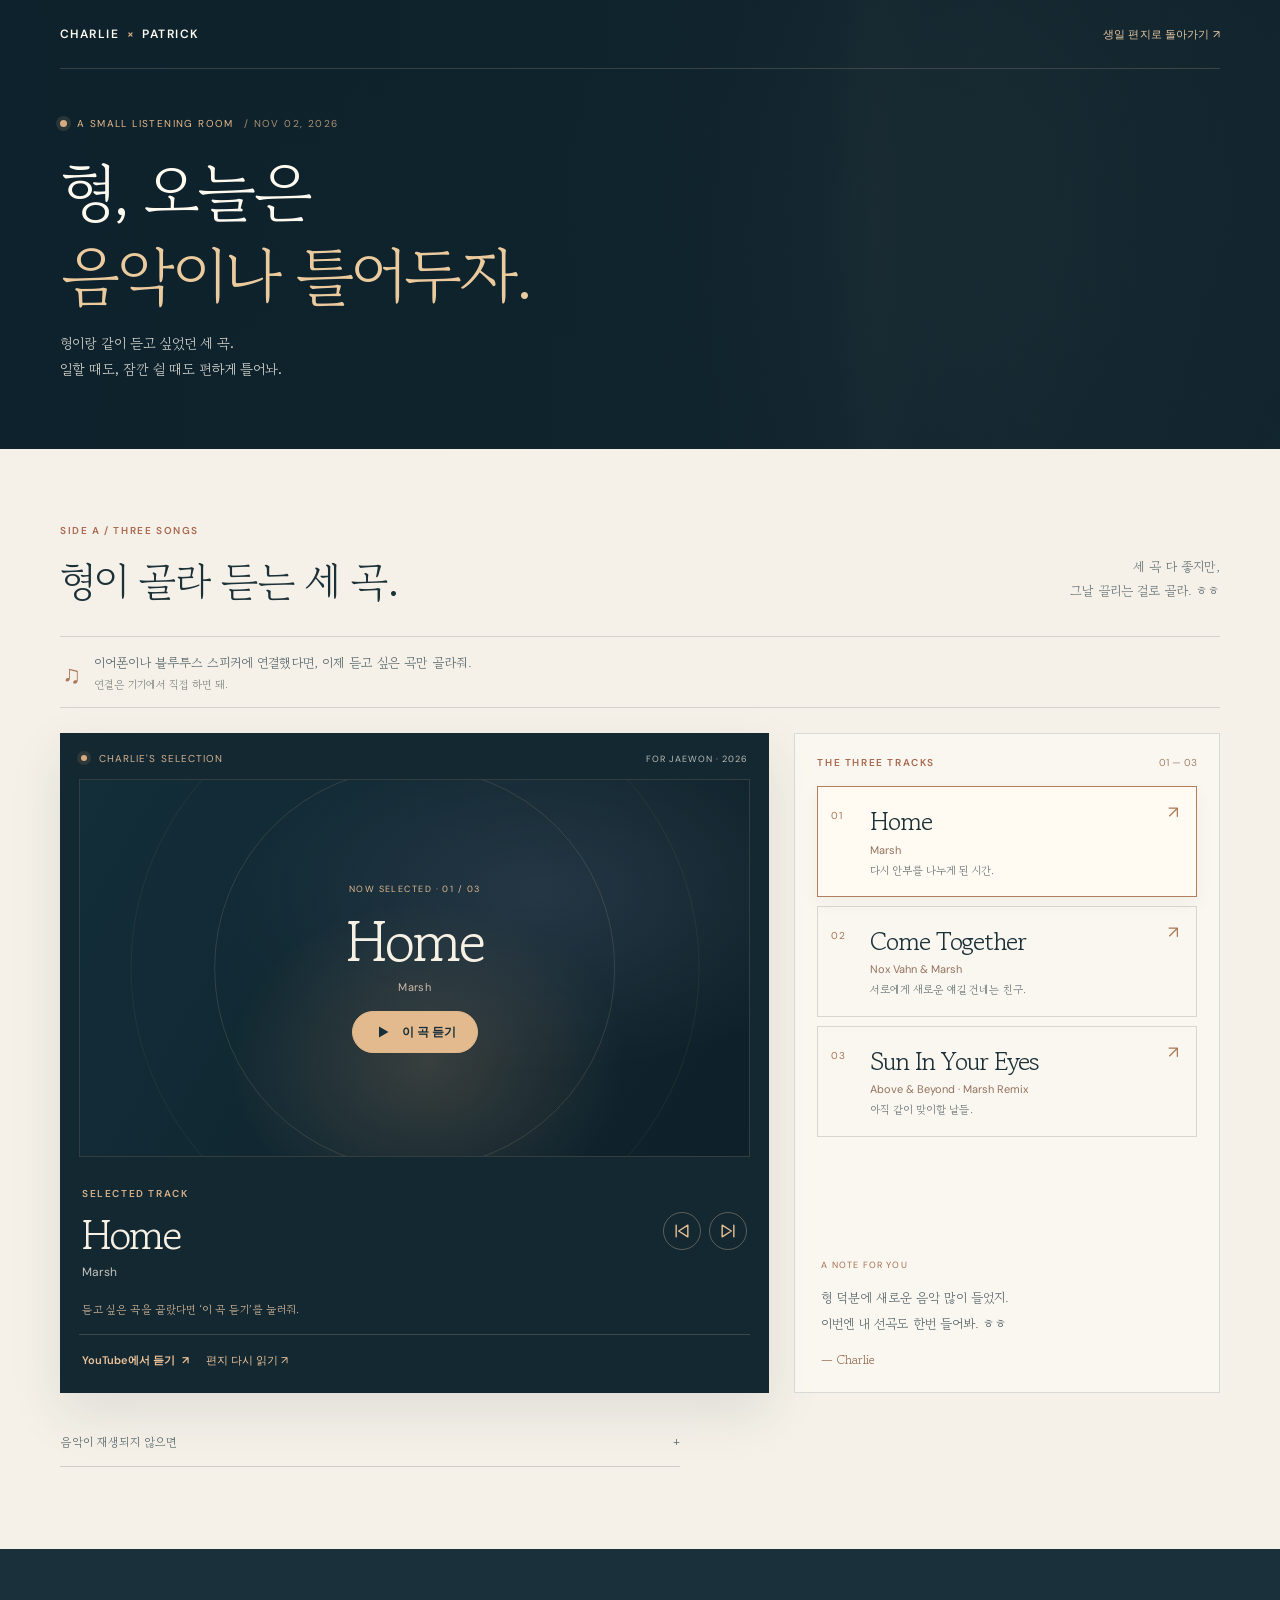
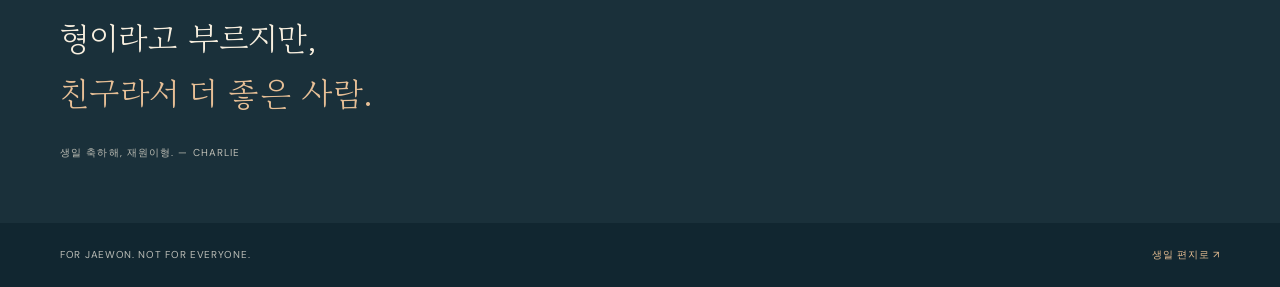
<file: listen.html>
<!doctype html>
<html lang="ko">
<head>
  <meta charset="utf-8">
  <meta name="viewport" content="width=device-width, initial-scale=1, viewport-fit=cover">
  <meta name="referrer" content="strict-origin-when-cross-origin">
  <meta name="theme-color" content="#142831">
  <meta name="robots" content="noindex,nofollow,noarchive">
  <meta name="description" content="재원이형, 생일 축하해. 일하다가도 문득 열어볼 수 있게 세 곡 골라놨어.">
  <title>형, 오늘은 음악이나 틀어두자 — Charlie to Patrick</title>
  <link rel="icon" type="image/svg+xml" href="favicon.svg">
  <link rel="preconnect" href="https://fonts.googleapis.com">
  <link rel="preconnect" href="https://fonts.gstatic.com" crossorigin>
  <link href="https://fonts.googleapis.com/css2?family=DM+Sans:wght@400;500;600;700&family=Gowun+Batang:wght@400;700&display=swap" rel="stylesheet">
  <link rel="stylesheet" href="listen-v61.css">
  <script src="track-catalog.js" defer></script>
  <script src="listen-v61.js" defer></script>
</head>
<body>
<header class="hero">
  <video class="hero-video" autoplay muted loop playsinline preload="metadata" poster="assets/atmosphere_poster.webp" aria-hidden="true"><source src="assets/atmosphere.mp4" type="video/mp4"></video>
  <div class="hero-veil" aria-hidden="true"></div>
  <div class="shell hero-content">
    <nav class="nav" aria-label="페이지 이동">
      <a class="brand" href="index.html" aria-label="생일 편지로 이동">CHARLIE <span>×</span> PATRICK</a>
      <a class="nav-back" href="index.html">생일 편지로 돌아가기 <span aria-hidden="true">↗</span></a>
    </nav>
    <div class="hero-body">
      <div class="eyebrow"><span class="eyebrow-dot"></span> A SMALL LISTENING ROOM <span class="hero-date">/ NOV 02, 2026</span></div>
      <h1>형, 오늘은<br> <em>음악이나 틀어두자.</em></h1>
      <p>형이랑 같이 듣고 싶었던 세 곡.<br> 일할 때도, 잠깐 쉴 때도 편하게 틀어놔.</p>
    </div>
  </div>
</header>
<main id="main">
  <section class="music-section shell" aria-labelledby="section-title">
    <div class="section-heading">
      <div>
        <span class="small-cap">SIDE A <span aria-hidden="true">/</span> THREE SONGS</span>
        <h2 id="section-title">형이 골라 듣는 세 곡.</h2>
      </div>
      <p>세 곡 다 좋지만,<br> 그날 끌리는 걸로 골라. ㅎㅎ</p>
    </div>
    <div class="sound-ready-tip"><span aria-hidden="true">♫</span><p>이어폰이나 블루투스 스피커에 연결했다면, 이제 듣고 싶은 곡만 골라줘. <small>연결은 기기에서 직접 하면 돼.</small></p></div>
    <div class="music-layout">
      <section class="player" aria-label="선택한 곡을 듣는 공간">
        <div class="player-topline"><span><i class="live-dot" aria-hidden="true"></i> CHARLIE'S SELECTION</span><span>FOR JAEWON · 2026</span></div>
        <div class="player-stage" data-player-stage>
          <div class="player-poster" data-player-poster>
            <div class="poster-light" aria-hidden="true"></div>
            <div class="poster-orbit poster-orbit-one" aria-hidden="true"></div>
            <div class="poster-orbit poster-orbit-two" aria-hidden="true"></div>
            <div class="poster-inner">
              <span class="poster-kicker">NOW SELECTED · <span data-track-number>01 / 03</span></span>
              <p class="poster-title" data-poster-title>Home</p>
              <p class="poster-artist" data-poster-artist>Marsh</p>
              <button type="button" class="play-main" data-play-button><svg width="18" height="18" viewBox="0 0 18 18" aria-hidden="true"><path d="M5 3.5 14.5 9 5 14.5Z" fill="currentColor"/></svg>이 곡 듣기</button>
            </div>
          </div>
          <div class="video-host" data-video-host hidden></div>
          <div class="player-fallback" data-player-fallback hidden role="status">
            <span class="fallback-kicker">PLAYBACK UNAVAILABLE</span>
            <h3>여기서는 재생이 어려워.</h3>
            <p data-fallback-description>유튜브에서 이 곡을 바로 열 수 있어.</p>
            <a data-fallback-external href="https://www.youtube.com/watch?v=gzN4IyECkHk" target="_blank" rel="noopener">YouTube에서 이어 듣기 ↗</a>
            <button type="button" data-retry-button>다시 시도</button>
          </div>
        </div>
        <div class="player-meta">
          <div class="player-song">
            <span class="small-cap player-caption">SELECTED TRACK</span>
            <h3 data-now-title>Home</h3>
            <p data-now-artist>Marsh</p>
          </div>
          <div class="player-controls">
            <button class="skip" type="button" data-previous aria-label="이전 곡"><svg width="20" height="20" viewBox="0 0 24 24" aria-hidden="true"><path d="M19 5 8 12l11 7V5ZM5 5v14" fill="none" stroke="currentColor" stroke-linecap="round" stroke-linejoin="round" stroke-width="1.7"/></svg></button>
            <button class="skip" type="button" data-next aria-label="다음 곡"><svg width="20" height="20" viewBox="0 0 24 24" aria-hidden="true"><path d="m5 5 11 7-11 7V5Zm14 0v14" fill="none" stroke="currentColor" stroke-linecap="round" stroke-linejoin="round" stroke-width="1.7"/></svg></button>
          </div>
        </div>
        <p class="player-status" data-player-status role="status" aria-live="polite">곡을 골라서 ‘이 곡 듣기’를 눌러줘.</p>
        <div class="player-actions">
          <a class="action-main" data-external-link href="https://www.youtube.com/watch?v=gzN4IyECkHk" target="_blank" rel="noopener">YouTube에서 듣기 <span aria-hidden="true">↗</span></a>
          <a class="action-soft" href="index.html#letter" target="_blank" rel="noopener">편지 다시 읽기 ↗</a>
        </div>
      </section>
      <aside class="track-side" aria-label="세 곡 선택하기">
        <div class="track-heading"><span class="small-cap">THE THREE TRACKS</span><span class="track-count">01 — 03</span></div>
        <div class="track-list" role="group" aria-label="음악 선택">
          <button class="track active" type="button" data-track-index="0" aria-pressed="true">
            <span class="track-index">01</span><span class="track-details"><strong>Home</strong><span>Marsh</span><small>다시 안부를 나누게 된 시간.</small></span><span class="track-arrow" aria-hidden="true">↗</span>
          </button>
          <button class="track" type="button" data-track-index="1" aria-pressed="false">
            <span class="track-index">02</span><span class="track-details"><strong>Come Together</strong><span>Nox Vahn &amp; Marsh</span><small>서로에게 새로운 얘길 건네는 친구.</small></span><span class="track-arrow" aria-hidden="true">↗</span>
          </button>
          <button class="track" type="button" data-track-index="2" aria-pressed="false">
            <span class="track-index">03</span><span class="track-details"><strong>Sun In Your Eyes</strong><span>Above &amp; Beyond · Marsh Remix</span><small>아직 같이 맞이할 날들.</small></span><span class="track-arrow" aria-hidden="true">↗</span>
          </button>
        </div>
        <div class="side-note"><span class="note-label">A NOTE FOR YOU</span><p>형 덕분에 새로운 음악 많이 들었지.<br> 이번엔 내 선곡도 한번 들어봐. ㅎㅎ</p><span>— Charlie</span></div>
      </aside>
    </div>
    <details class="playback-help">
      <summary>음악이 재생되지 않으면 <span aria-hidden="true">+</span></summary>
      <p>미리보기나 일부 앱 안에서는 영상이 안 열릴 때가 있어. 그럴 땐 ‘YouTube에서 듣기’를 눌러줘. 광고나 다음 곡 재생은 YouTube 환경에 따라 달라질 수 있어.</p>
    </details>
  </section>
  <section class="outro"><div class="shell"><p>형이라고 부르지만,<br> <em>친구라서 더 좋은 사람.</em></p><span>생일 축하해, 재원이형. — CHARLIE</span></div></section>
</main>
<footer class="footer"><div class="shell"><span>FOR JAEWON. NOT FOR EVERYONE.</span><a href="index.html#letter">생일 편지로 ↗</a></div></footer>
</body>
</html>
</file>
<file: listen-v61.css>
:root{--cream:#f5f1e9;--paper:#fffaf0;--ink:#1c3037;--gray:#647176;--navy:#142831;--navy2:#182e36;--gold:#d5ae84;--rust:#a9684e;--line:rgba(36,54,58,.17);--serif:"Gowun Batang",Georgia,serif;--sans:"DM Sans",-apple-system,"Pretendard","Apple SD Gothic Neo",sans-serif}
*{box-sizing:border-box} html{scroll-behavior:smooth} body{margin:0;background:var(--cream);color:var(--ink);font-family:var(--sans);-webkit-font-smoothing:antialiased;word-break:keep-all} a{color:inherit} button{font:inherit} [hidden]{display:none!important} :focus-visible{outline:3px solid #dcaa73;outline-offset:4px}.shell{width:min(1160px,calc(100% - 80px));margin-inline:auto}
.hero{background:var(--navy);color:var(--paper);position:relative;overflow:hidden;min-height:345px}.hero-video{position:absolute;inset:0;width:100%;height:100%;object-fit:cover;opacity:.35;filter:saturate(.8);pointer-events:none}.hero-veil{position:absolute;inset:0;background:linear-gradient(88deg,rgba(13,34,44,.96) 0%,rgba(13,34,44,.75) 65%,rgba(13,34,44,.6) 100%);pointer-events:none}.hero-content{position:relative;z-index:1}.nav{display:flex;justify-content:space-between;align-items:center;gap:16px;padding:26px 0;border-bottom:1px solid rgba(241,225,203,.17)}.brand{font-size:12px;font-weight:600;letter-spacing:.12em;text-decoration:none}.brand span{color:var(--gold);padding:0 3px}.nav-back{text-decoration:none;font-size:11px;color:#e6c8a5;letter-spacing:.015em}.nav-back:hover{text-decoration:underline;text-underline-offset:5px}.hero-body{padding:48px 0 66px}.eyebrow{display:flex;align-items:center;gap:10px;color:#e9ba8b;font-size:10px;letter-spacing:.14em}.eyebrow-dot{height:7px;width:7px;border-radius:100%;background:#d6ad80;box-shadow:0 0 0 4px rgba(214,173,128,.14)}.hero-date{opacity:.72}.hero h1{margin:18px 0 14px;font:400 clamp(37px,5vw,64px)/1.32 var(--serif);letter-spacing:-.065em}.hero h1 em{font-style:normal;color:#ebcb9e}.hero p{font:400 14px/1.85 var(--serif);color:#dfddd5;margin:0}
.music-section{padding-block:69px 82px}.section-heading{display:flex;align-items:end;justify-content:space-between;gap:25px;margin-bottom:31px}.small-cap{font-size:10px;letter-spacing:.16em;color:var(--rust);font-weight:600}.section-heading h2{margin:13px 0 0;font:400 clamp(30px,3.2vw,45px)/1.4 var(--serif);letter-spacing:-.055em}.section-heading p{font:400 13px/1.9 var(--serif);margin:0 0 5px;color:#647075;text-align:right}.music-layout{display:grid;grid-template-columns:minmax(0,1.25fr) minmax(330px,.75fr);gap:25px;align-items:stretch}
.player{background:var(--navy);color:#f7f0e4;padding:19px 19px 22px;box-shadow:0 20px 50px rgba(31,45,50,.1)}.player-topline{display:flex;align-items:center;justify-content:space-between;gap:12px;padding:0 2px 14px;font-size:10px;letter-spacing:.105em;color:#d4b190}.player-topline>span:last-child{font-size:9px;color:#babcb7}.live-dot{display:inline-block;width:6px;height:6px;background:#d8aa81;border-radius:100%;box-shadow:0 0 0 4px rgba(216,170,129,.12);vertical-align:1px;margin-right:8px}.player-stage{position:relative;aspect-ratio:16/9;min-height:236px;background:#0d1e26;overflow:hidden;border:1px solid rgba(227,203,174,.18)}.player-poster,.video-host,.player-fallback{position:absolute;inset:0}.player-poster{display:flex;align-items:center;justify-content:center;text-align:center;overflow:hidden;background:#102631}.poster-light{position:absolute;inset:0;background:radial-gradient(ellipse at 52% 75%,rgba(218,162,116,.2),transparent 40%),radial-gradient(ellipse at 69% 30%,rgba(104,111,135,.23),transparent 48%),linear-gradient(120deg,#132e39,#0e2029);pointer-events:none}.poster-orbit{position:absolute;width:60%;aspect-ratio:1;border:1px solid rgba(212,173,128,.17);border-radius:50%;left:50%;top:50%;transform:translate(-50%,-50%);pointer-events:none}.poster-orbit-two{width:85%;border-color:rgba(212,173,128,.08)}.poster-inner{position:relative;z-index:1;display:flex;align-items:center;flex-direction:column;padding:15px}.poster-kicker{font-size:9px;letter-spacing:.16em;color:#e0b88f}.poster-title{font:400 clamp(33px,4.7vw,58px)/1.2 var(--serif);margin:12px 0 4px;letter-spacing:-.045em;max-width:100%}.poster-artist{font-size:11px;color:#cdbba9;letter-spacing:.035em;margin:0 0 17px}.play-main{display:inline-flex;align-items:center;gap:10px;border:1px solid #e0b78c;border-radius:999px;background:#e3b98e;color:#162e37;font-weight:600;cursor:pointer;font-size:12px;padding:11px 21px;transition:transform .2s,background .2s}.play-main:hover{transform:translateY(-2px);background:#f4c99a}.video-host iframe{width:100%;height:100%;border:0;display:block}.player-fallback{z-index:4;display:flex;flex-direction:column;align-items:center;justify-content:center;text-align:center;gap:10px;background:radial-gradient(circle at center,#2a4651,#0e232b);padding:20px}.fallback-kicker{color:#deb58e;font-size:9px;letter-spacing:.12em}.player-fallback h3{font:400 clamp(19px,2vw,28px)/1.4 var(--serif);margin:2px 0}.player-fallback p{font:400 11px/1.65 var(--serif);max-width:300px;color:#d2c8ba;margin:0}.player-fallback a{font-size:12px;text-decoration:none;color:#182d35;background:#e5b993;padding:9px 14px;border-radius:999px;margin-top:4px}.player-fallback button{cursor:pointer;background:transparent;border:0;color:#dcc5ad;text-decoration:underline;text-underline-offset:4px;font-size:11px}.player-meta{display:flex;align-items:center;justify-content:space-between;gap:16px;padding:24px 3px 7px}.player-caption{color:#d5b18b}.player-song h3{font:400 clamp(29px,3.7vw,42px)/1.2 var(--serif);letter-spacing:-.045em;margin:7px 0 5px}.player-song p{font-size:12px;color:#c4c4bd;margin:0}.player-controls{display:flex;gap:8px}.skip{width:38px;height:38px;border:1px solid rgba(222,198,169,.35);background:transparent;color:#e4bf93;display:grid;place-items:center;cursor:pointer;border-radius:50%}.skip:hover{background:rgba(255,255,255,.08)}.player-status{font:400 11px/1.65 var(--serif);color:#d4b99c;margin:13px 3px 0;min-height:18px}.player-actions{display:flex;align-items:center;flex-wrap:wrap;gap:17px;padding:18px 3px 3px;margin-top:16px;border-top:1px solid rgba(230,208,184,.19)}.player-actions a{font-size:11px;text-decoration:none;color:#edc39b}.player-actions a:hover{text-decoration:underline;text-underline-offset:4px}.action-main{font-weight:600}.action-main span{margin-left:4px}
.track-side{min-width:0;display:flex;flex-direction:column;border:1px solid rgba(39,62,67,.16);background:rgba(255,253,246,.55);padding:22px}.track-heading{display:flex;justify-content:space-between;gap:12px;align-items:center;margin-bottom:17px}.track-count{font-size:10px;color:#a28067}.track-list{display:grid;gap:9px}.track{display:grid;grid-template-columns:26px minmax(0,1fr) 15px;align-items:start;gap:13px;text-align:left;cursor:pointer;width:100%;min-height:99px;padding:17px 13px;border:1px solid var(--line);background:transparent;color:var(--ink);transition:border-color .2s,background .2s,transform .2s}.track:hover{background:#fffaf2;border-color:#bc8c6c;transform:translateX(2px)}.track.active{background:#fffaf2;border-color:#b37e5e;box-shadow:0 7px 18px rgba(31,45,49,.045)}.track-index{font-size:10px;color:#a97556;letter-spacing:.08em;padding-top:5px}.track-details{display:flex;flex-direction:column;gap:5px;min-width:0}.track-details strong{font:400 clamp(20px,2vw,28px)/1.3 var(--serif);letter-spacing:-.05em;overflow-wrap:anywhere}.track-details>span{font-size:11px;color:#94725e}.track-details small{font:400 11px/1.6 var(--serif);color:#687376;word-break:keep-all}.track-arrow{color:#ae7956;font-size:17px;line-height:1}.side-note{padding:24px 4px 0;margin-top:auto}.note-label{font-size:9px;letter-spacing:.13em;color:#a66e51}.side-note p{font:400 13px/2 var(--serif);color:#536267;margin:12px 0}.side-note>span:last-child{font:400 13px/1.5 var(--serif);color:#997055}.playback-help{max-width:620px;margin-top:26px;color:#56666a;font:400 12px/1.9 var(--serif)}.playback-help summary{cursor:pointer;display:flex;justify-content:space-between;border-bottom:1px solid rgba(35,53,57,.19);padding:12px 0;list-style:none}.playback-help summary::-webkit-details-marker{display:none}.playback-help[open] summary span{transform:rotate(45deg)}.playback-help p{margin:12px 0 0}
.outro{background:#1a303a;color:#f8efdf;padding:62px 0}.outro p{font:400 clamp(21px,2.8vw,33px)/1.65 var(--serif);margin:0 0 20px}.outro p em{font-style:normal;color:#e7bf96}.outro span{font-size:10px;letter-spacing:.11em;color:#bebeb5}.footer{background:#112630;color:#bbbdb7;padding:25px 0}.footer .shell{display:flex;justify-content:space-between;flex-wrap:wrap;gap:10px;font-size:10px;letter-spacing:.07em}.footer a{text-decoration:none;color:#e7be92}
@media(max-width:980px){.music-layout{grid-template-columns:minmax(0,1.1fr) minmax(300px,.9fr)}.track-side{padding:17px}.track{gap:9px;padding:15px 11px}}
@media(max-width:780px){.shell{width:min(calc(100% - 42px),600px)}.hero{min-height:auto}.nav{padding:19px 0}.brand{font-size:11px}.nav-back{font-size:10px}.hero-body{padding:39px 0 53px}.hero h1{font-size:42px}.hero p{font-size:13px}.music-section{padding-block:51px 62px}.section-heading{align-items:start;flex-direction:column;gap:9px;margin-bottom:25px}.section-heading h2{font-size:36px}.section-heading p{text-align:left}.section-heading p br{display:none}.music-layout{grid-template-columns:1fr;gap:17px}.track-side{padding:20px}.track{min-height:92px}.track-details strong{font-size:24px}.player-stage{min-height:200px}.poster-title{font-size:42px}.player-song h3{font-size:35px}.side-note{padding-top:19px}}
@media(max-width:420px){.shell{width:calc(100% - 32px)}.hero h1{font-size:37px}.hero-body{padding:37px 0 49px}.hero-date{display:none}.section-heading h2{font-size:31px}.player{padding:11px 11px 17px}.player-topline{font-size:9px;padding-bottom:10px}.player-topline>span:last-child{font-size:8px}.player-stage{min-height:192px}.poster-title{font-size:36px}.poster-kicker{font-size:8px}.player-meta{padding:20px 4px 6px}.player-song h3{font-size:31px}.track-side{padding:15px}.track{padding:13px 11px;min-height:82px}.track-details strong{font-size:22px}.outro{padding:48px 0}}
@media(prefers-reduced-motion:reduce){html{scroll-behavior:auto}.hero-video{display:none}.track,.play-main{transition:none}.track:hover,.play-main:hover{transform:none}}

/* V6.3 listening comfort */
.sound-ready-tip{display:flex;align-items:center;gap:13px;border-top:1px solid rgba(35,53,57,.16);border-bottom:1px solid rgba(35,53,57,.16);padding:14px 2px;margin:-4px 0 25px}
.sound-ready-tip>span{font:400 25px/1 var(--serif);color:#ab795a;flex:0 0 auto}
.sound-ready-tip p{margin:0;color:#536369;font:400 13px/1.85 var(--serif)}
.sound-ready-tip small{display:block;font:400 11px/1.65 var(--serif);color:#818681}
@media(max-width:780px){
  .hero h1{text-align:left}
  .hero p br{display:none}
  .hero p{max-width:36ch;line-height:2}
  .outro p{text-align:left}
  .section-heading h2{text-align:left}
  .track{text-align:left}
  .sound-ready-tip{align-items:flex-start;margin-top:0}
  .sound-ready-tip p{font-size:12px}
}
</file>
